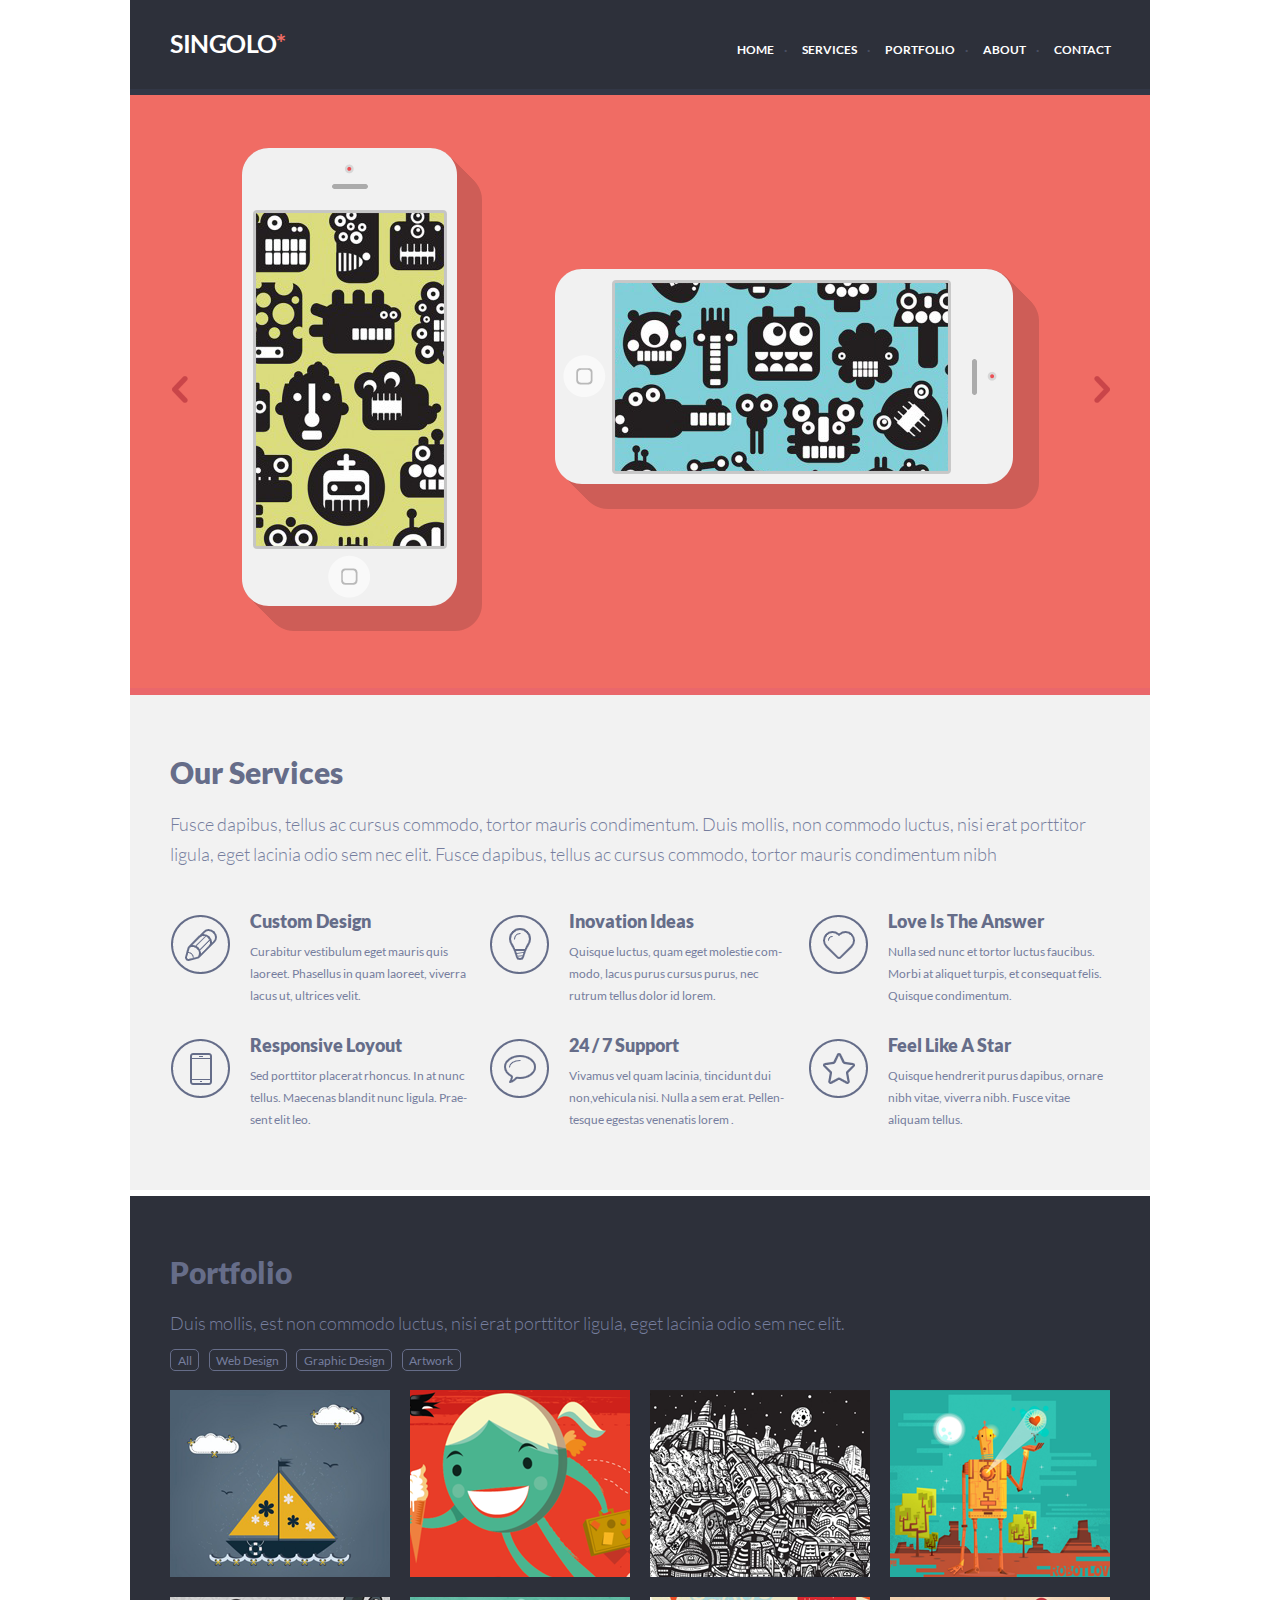
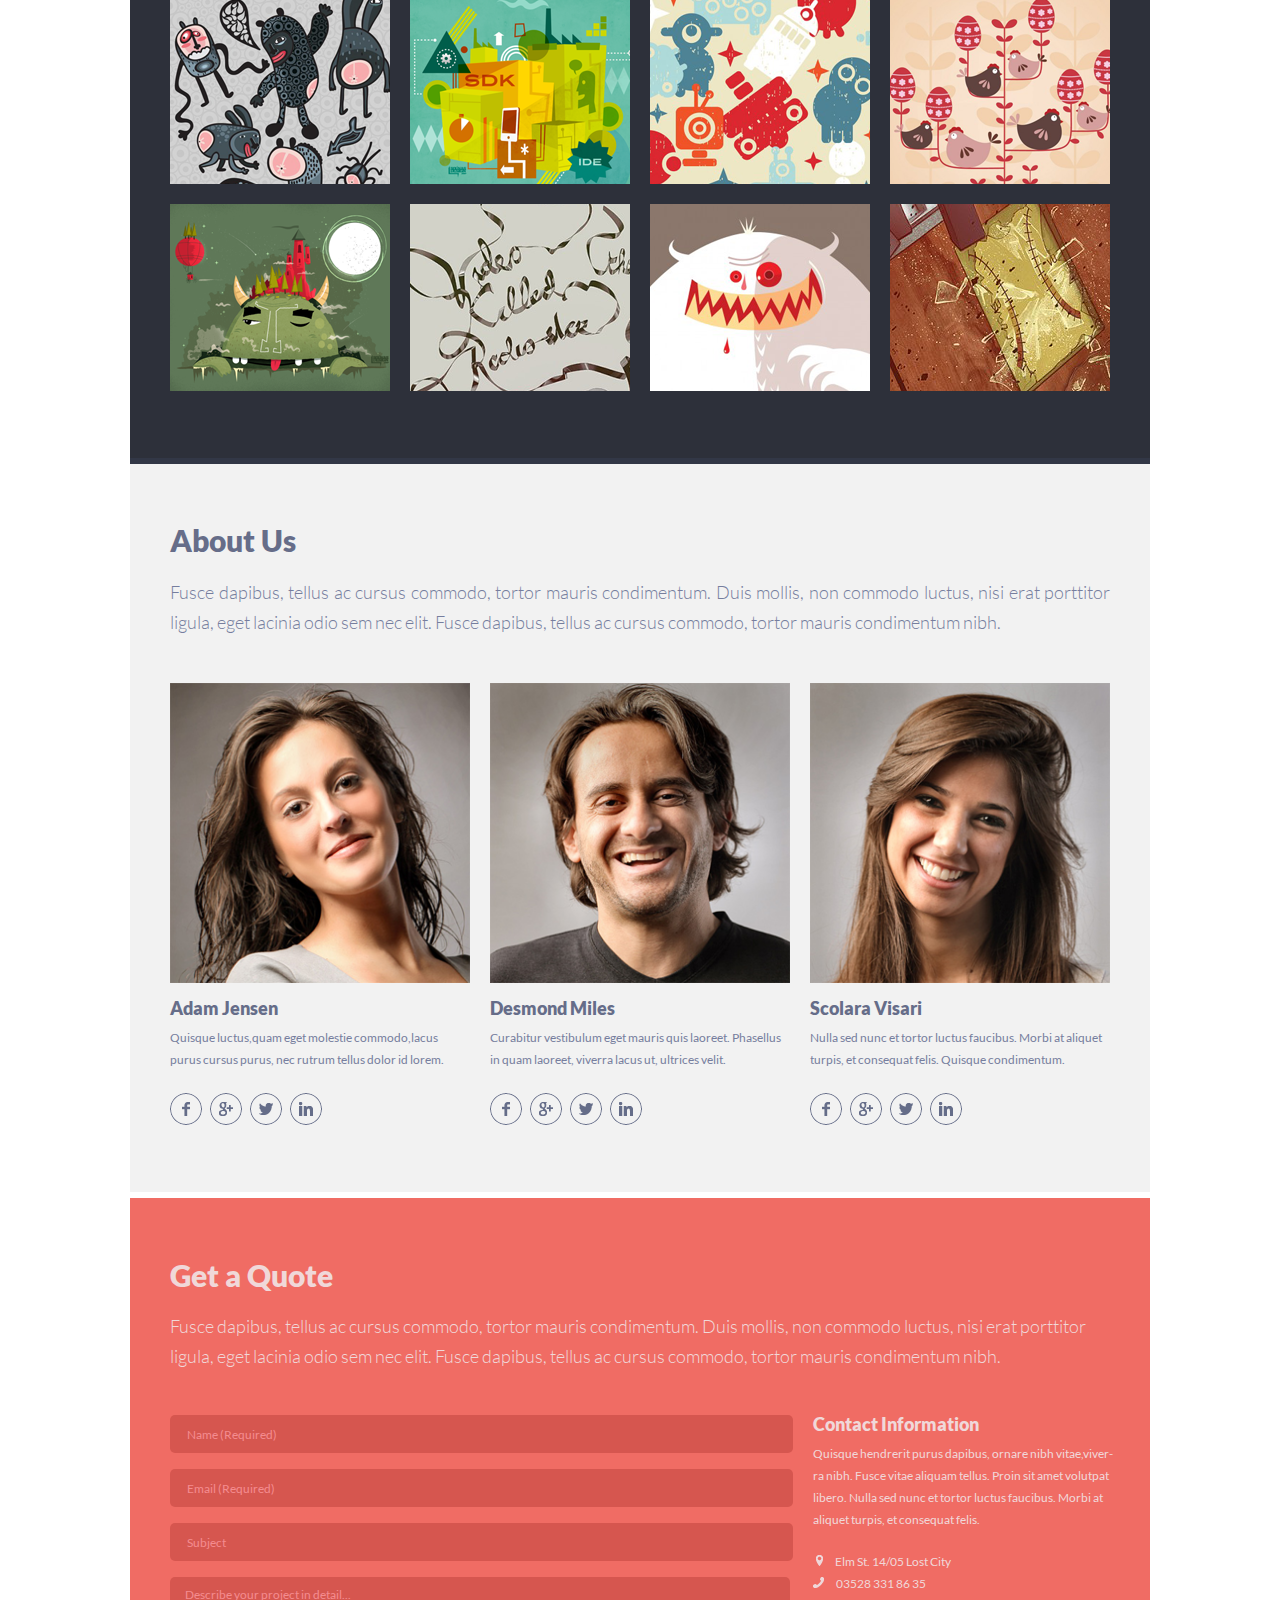
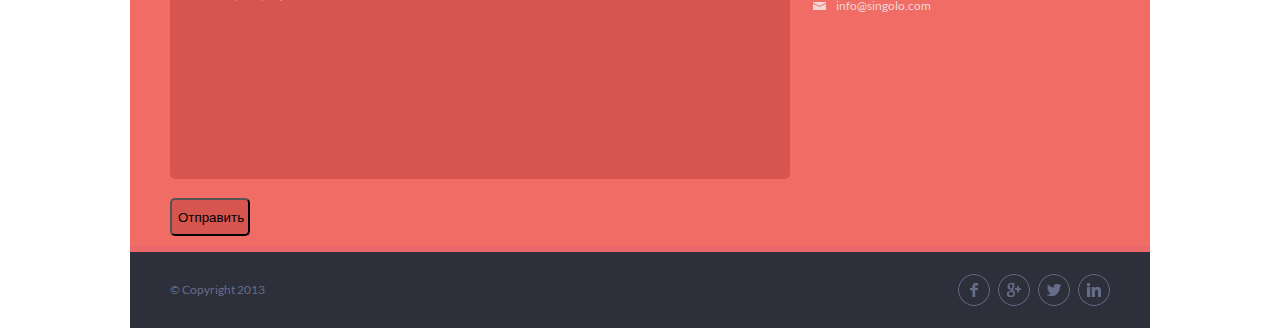
<file: index.html>
<!DOCTYPE html>
<html lang="en">

<head>
    <meta charset="UTF-8" />
    <link href="assets\fonts.css" rel="stylesheet" />
    <link href="style.css" rel="stylesheet" />

    <meta name="viewport" content="width=device-width, initial-scale=1.0" />
    <title>singolo</title>
</head>

<body>
    <div class="box">
        <header>
            <div class="container">
                <div class="logo">
                    <h1>SINGOLO</h1>
                </div>

                <nav class="nav">

                    <a class="nav_link" href="#">HOME</a>
                    <a class="nav_link point" href="#">SERVICES</a>
                    <a class="nav_link point" href="#">PORTFOLIO</a>
                    <a class="nav_link point" href="#">ABOUT</a>
                    <a class="nav_link point" href="#">CONTACT</a>

                </nav>
            </div>


        </header>

        <div class="slider">
            <div class="phone">
                <img class="phone1" src="assets\iPhone Vertical.png">
                <img class="phone2" src="assets\iPhone Horizontal (3).png">
            </div>
            <img class="arrow1" src="assets\chev.png">
            <img class="arrow2" src="assets\chev1.png">

        </div>

        <div class="services">
            <div class="blo">
                <h1>Our Services</h1>
                <p>Fusce dapibus, tellus ac cursus commodo, tortor mauris condimentum. Duis mollis, non commodo luctus, nisi erat porttitor ligula, eget lacinia odio sem nec elit. Fusce dapibus, tellus ac cursus commodo, tortor mauris condimentum nibh
                </p>
            </div>
            <div class="table">
                <div class="common">


                    <div class="table_block design  ">
                        <div class="option">
                            <h1>Custom Design</h1>
                            <p>
                                Curabitur vestibulum eget mauris quis <br> laoreet. Phasellus in quam laoreet, viverra <br>lacus ut, ultrices velit.</p>
                        </div>

                    </div>

                    <div class="table_block ideas  ">
                        <div class="option">
                            <h1>Inovation Ideas</h1>
                            <p>
                                Quisque luctus, quam eget molestie com-<br>modo, lacus purus cursus purus, nec <br> rutrum tellus dolor id lorem.</p>
                        </div>

                    </div>
                    <div class="table_block answer  ">
                        <div class="option">
                            <h1>Love Is The Answer</h1>
                            <p>
                                Nulla sed nunc et tortor luctus faucibus. <br>Morbi at aliquet turpis, et consequat felis.<br> Quisque condimentum.</p>
                        </div>

                    </div>
                    <div class="table_block loyout  ">
                        <div class="option">
                            <h1>Responsive Loyout</h1>
                            <p>
                                Sed porttitor placerat rhoncus. In at nunc<br> tellus. Maecenas blandit nunc ligula. Prae-<br>sent elit leo.</p>
                        </div>

                    </div>
                    <div class="table_block support  ">
                        <div class="option">
                            <h1>24 / 7 Support</h1>
                            <p>
                                Vivamus vel quam lacinia, tincidunt dui non,vehicula nisi. Nulla a sem erat. Pellen-<br>tesque egestas venenatis lorem .</p>
                        </div>

                    </div>
                    <div class="table_block star  ">
                        <div class="option">
                            <h1>Feel Like A Star</h1>
                            <p>
                                Quisque hendrerit purus dapibus, ornare <br>nibh vitae, viverra nibh. Fusce vitae<br> aliquam tellus.</p>
                        </div>

                    </div>
                </div>
            </div>

        </div>
    </div>
    <div class="portfolio">
        <div class="wrapper">
            <h1>Portfolio</h1>
            <p class="portfolio__description">Duis mollis, est non commodo luctus, nisi erat porttitor ligula, eget lacinia odio sem nec elit.</p>

            <div class="portfolio__tags tags">
                <span class="tag tag_bordered">All</span>
                <span class="tag tag_bordered">Web Design</span>
                <span class="tag tag_bordered">Graphic Design</span>
                <span class="tag tag_bordered">Artwork</span>
            </div>
            <div class="Layout-4-colomn">

                <div class="portfolio_gallery">
                    <div class="portfolio_gallery_wrap">
                        <div class="img item1"></div>
                    </div>
                    <div class="portfolio_gallery_wrap">
                        <div class="img item2"></div>
                    </div>
                    <div class="portfolio_gallery_wrap">
                        <div class="img item3"></div>
                    </div>
                    <div class="portfolio_gallery_wrap">
                        <div class="img item4"></div>
                    </div>
                    <div class="portfolio_gallery_wrap">
                        <div class="img item5"></div>
                    </div>
                    <div class="portfolio_gallery_wrap">
                        <div class="img item6"></div>
                    </div>
                    <div class="portfolio_gallery_wrap">
                        <div class="img item7"></div>
                    </div>
                    <div class="portfolio_gallery_wrap">
                        <div class="img item8"></div>
                    </div>
                    <div class="portfolio_gallery_wrap">
                        <div class="img item9"></div>
                    </div>
                    <div class="portfolio_gallery_wrap">
                        <div class="img item10"></div>
                    </div>
                    <div class="portfolio_gallery_wrap">
                        <div class="img item11"></div>
                    </div>
                    <div class="portfolio_gallery_wrap">
                        <div class="img item12"></div>
                    </div>
                </div>

            </div>
        </div>
    </div>
    <div class="about ">
        <div class="wrapper">
            <h1>About Us</h1>
            <p class="about__description">Fusce dapibus, tellus ac cursus commodo, tortor mauris condimentum. Duis mollis, non commodo luctus, nisi erat porttitor ligula, eget lacinia odio sem nec elit. Fusce dapibus, tellus ac cursus commodo, tortor mauris condimentum nibh.</p>
            <div class="layout-3-colomn">
                <div class="staff">
                    <img src="assets/photo (2).png" width="300px" height="300px" alt="staff">
                    <nobr>
                        <h3>Adam Jensen</h3>
                    </nobr>
                    <p class="staff__description">Quisque luctus,quam eget molestie commodo,lacus purus cursus purus, nec rutrum tellus dolor id lorem.</p>
                    <div class="icons">
                        <a href="#" class="icon1"></a>
                        <a href="#" class="icon2"></a>
                        <a href="#" class="icon3"></a>
                        <a href="#" class="icon4"></a>
                    </div>
                </div>
                <div class="staff">
                    <img src="assets/photo (1).png" width="300px" height="300px" alt="staff">
                    <nobr>
                        <h3>Desmond Miles</h3>
                    </nobr>
                    <p class="staff__description">Curabitur vestibulum eget mauris quis laoreet. Phasellus in quam laoreet, viverra lacus ut, ultrices velit.</p>
                    <div class="icons">
                        <a href="#" class="icon1"></a>
                        <a href="#" class="icon2"></a>
                        <a href="#" class="icon3"></a>
                        <a href="#" class="icon4"></a>
                    </div>

                </div>
                <div class="staff">
                    <img src="assets/photo.png" width="300px" height="300px" alt="staff">
                    <nobr>
                        <h3>Scolara Visari</h3>
                    </nobr>
                    <p class="staff__description">Nulla sed nunc et tortor luctus faucibus. Morbi at aliquet turpis, et consequat felis. Quisque condimentum.</p>
                    <div class="icons">
                        <a href="#" class="icon1"></a>
                        <a href="#" class="icon2"></a>
                        <a href="#" class="icon3"></a>
                        <a href="#" class="icon4"></a>
                    </div>
                </div>
            </div>
        </div>
    </div>
    <div class="quote">
        <div class="wrapper">
            <h1>Get a Quote</h1>
            <p class="discription">Fusce dapibus, tellus ac cursus commodo, tortor mauris condimentum. Duis mollis, non commodo luctus, nisi erat porttitor ligula, eget lacinia odio sem nec elit. Fusce dapibus, tellus ac cursus commodo, tortor mauris condimentum nibh.</p>
            <div class="quote__block">
                <div class="forms">
                    <form>

                        <p>
                            <label for="name"></label><input type="text" class="name" id="name"  required="Name" placeholder="Name (Required)">
                        </p>
                        <p>
                            <label for="email"></label><input type="email" class="email" id="email" required="email" placeholder="Email (Required)">
                        </p>
                        <p>
                            <label for="text"></label><input type="text" class="text" id="text" placeholder="Subject">
                        </p>
                        <p><textarea name="message" class="message" placeholder="Describe your project in detail..."></textarea></p>
                        <p>
                            <a class="btn" href="#"> <input type="submit" class="btn_form" value="Отправить"></a>
                        </p>
                    </form>
                </div>
                <div class="information__block">
                    <h3>Contact Information</h3>
                    <p class="information__discription">Quisque hendrerit purus dapibus, ornare nibh vitae,viver-<br>ra nibh. Fusce vitae aliquam tellus. Proin sit amet volutpat<br> libero. Nulla sed nunc et tortor luctus faucibus. Morbi at <br>aliquet turpis, et consequat felis. </p>
                    <p class="coord "><a href=" #">Elm St. 14/05 Lost City</a> </p>
                    <p class="phone"><a href="tel:03528&nbsp;331&nbsp;86&nbsp;35">03528&nbsp;331&nbsp;86&nbsp;35 </a> </p>
                    <p class="imail"><a href="mailto:info@singolo.com">info@singolo.com</a></p>
                </div>
            </div>
        </div>

    </div>
    <footer>
        <div class="wrapper">
            <div class="vault">
                <div class="copiright">©&nbsp;Copyright&nbsp;2013 </div>
                <div class="footer__icons">
                    <a href="#" class="icon1"></a>
                    <a href="#" class="icon2"></a>
                    <a href="#" class="icon3"></a>
                    <a href="#" class="icon4"></a>
                </div>
            </div>



        </div>

    </footer>

</body>

</html>
</file>
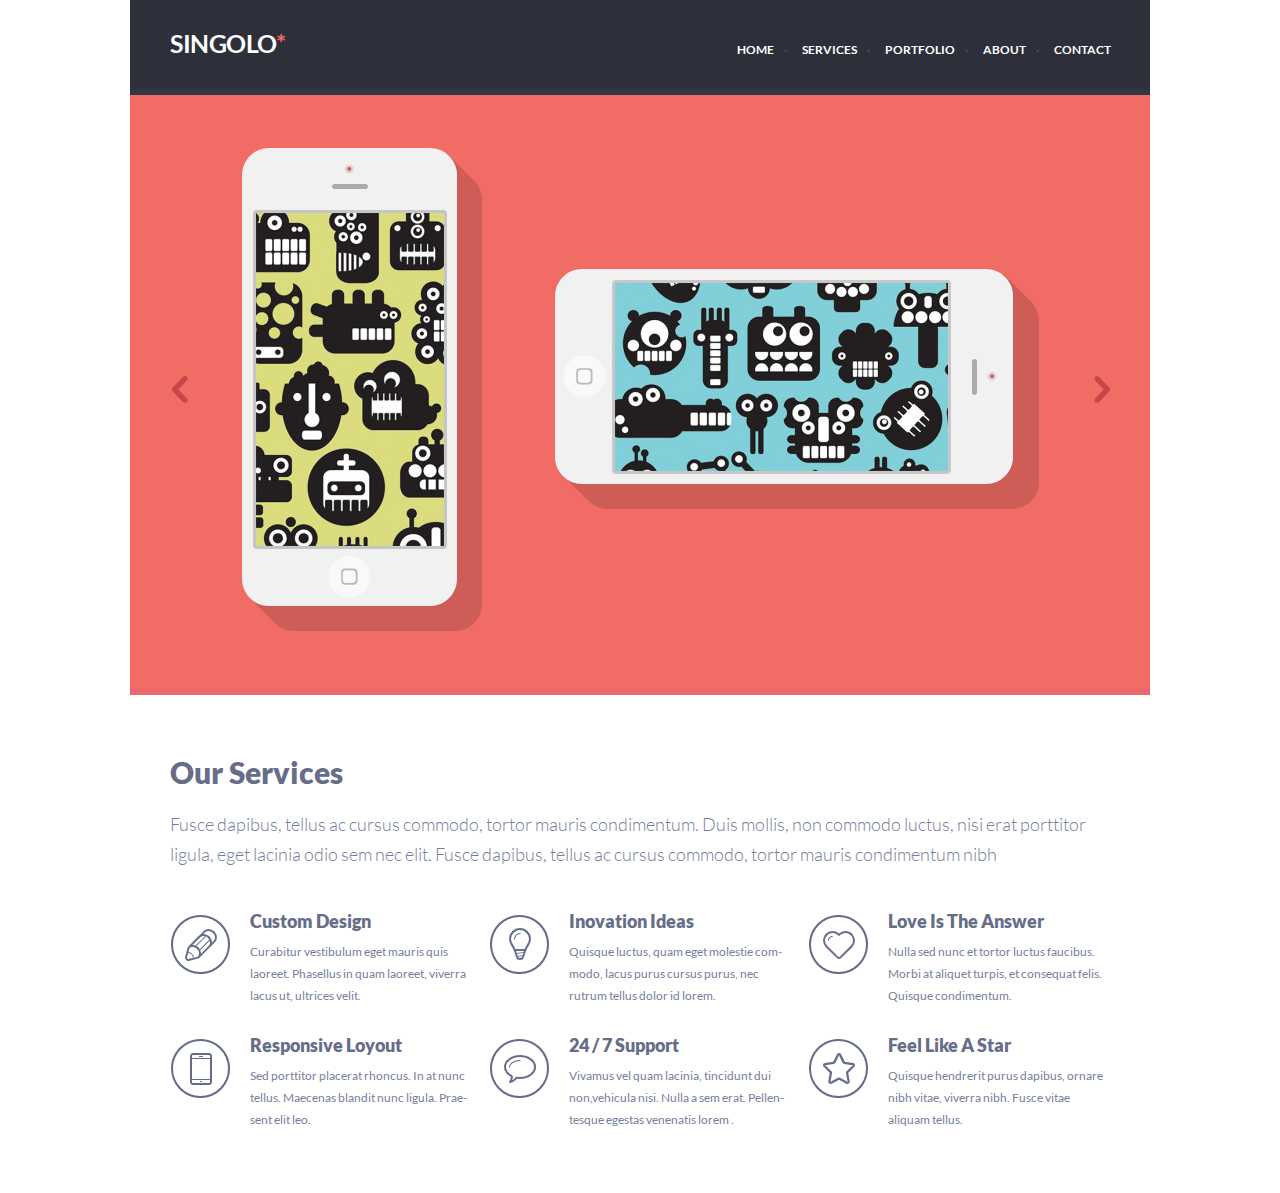
<file: singolo1.html>
<!DOCTYPE html>
<html lang="en">

<head>
    <meta charset="UTF-8">
    <link href="assets\fonts.css" rel="stylesheet">
    <link href="singolo1.css" rel="stylesheet">
    <meta name="viewport" content="width=device-width, initial-scale=1.0">
    <title>Document</title>
</head>

<body>
    <div class="box">
        <header>
            <div class="container">
                <div class="logo">
                    <h1>SINGOLO</h1>
                </div>

                <nav class="nav">

                    <a class="nav_link" href="#">HOME</a>
                    <a class="nav_link point" href="#">SERVICES</a>
                    <a class="nav_link point" href="#">PORTFOLIO</a>
                    <a class="nav_link point" href="#">ABOUT</a>
                    <a class="nav_link point" href="#">CONTACT</a>

                </nav>
            </div>


        </header>
<div class="slider">
            <div class="phone">
                <img class="phone1" src="assets\iPhone Vertical.png">
                <img class="phone2" src="assets\iPhone Horizontal (3).png">
            </div>
            <img class="arrow1" src="assets\chev.png">
            <img class="arrow2" src="assets\chev1.png">

        </div>
 <div class="services">
            <div class="blo">
                <h1>Our Services</h1>
                <p>Fusce dapibus, tellus ac cursus commodo, tortor mauris condimentum. Duis mollis, non commodo luctus, nisi erat porttitor ligula, eget lacinia odio sem nec elit. Fusce dapibus, tellus ac cursus commodo, tortor mauris condimentum nibh
                </p>
            </div>
            <div class="table">
                <div class="common">


                    <div class="table_block design  ">
                        <div class="option">
                            <h1>Custom Design</h1>
                            <p>
                                Curabitur vestibulum eget mauris quis <br> laoreet. Phasellus in quam laoreet, viverra <br>lacus ut, ultrices velit.</p>
                        </div>

                    </div>

                    <div class="table_block ideas  ">
                        <div class="option">
                            <h1>Inovation Ideas</h1>
                            <p>
                                Quisque luctus, quam eget molestie com-<br>modo, lacus purus cursus purus, nec <br> rutrum tellus dolor id lorem.</p>
                        </div>

                    </div>
                    <div class="table_block answer  ">
                        <div class="option">
                            <h1>Love Is The Answer</h1>
                            <p>
                                Nulla sed nunc et tortor luctus faucibus. <br>Morbi at aliquet turpis, et consequat felis.<br> Quisque condimentum.</p>
                        </div>

                    </div>
                    <div class="table_block loyout  ">
                        <div class="option">
                            <h1>Responsive Loyout</h1>
                            <p>
                                Sed porttitor placerat rhoncus. In at nunc<br> tellus. Maecenas blandit nunc ligula. Prae-<br>sent elit leo.</p>
                        </div>

                    </div>
                    <div class="table_block support  ">
                        <div class="option">
                            <h1>24 / 7 Support</h1>
                            <p>
                                Vivamus vel quam lacinia, tincidunt dui non,vehicula nisi. Nulla a sem erat. Pellen-<br>tesque egestas venenatis lorem .</p>
                        </div>

                    </div>
                    <div class="table_block star  ">
                        <div class="option">
                            <h1>Feel Like A Star</h1>
                            <p>
                                Quisque hendrerit purus dapibus, ornare <br>nibh vitae, viverra nibh. Fusce vitae<br> aliquam tellus.</p>
                        </div>

                    </div>
                </div>
            </div>

        </div>
    </div>
</body>

</html>
</file>
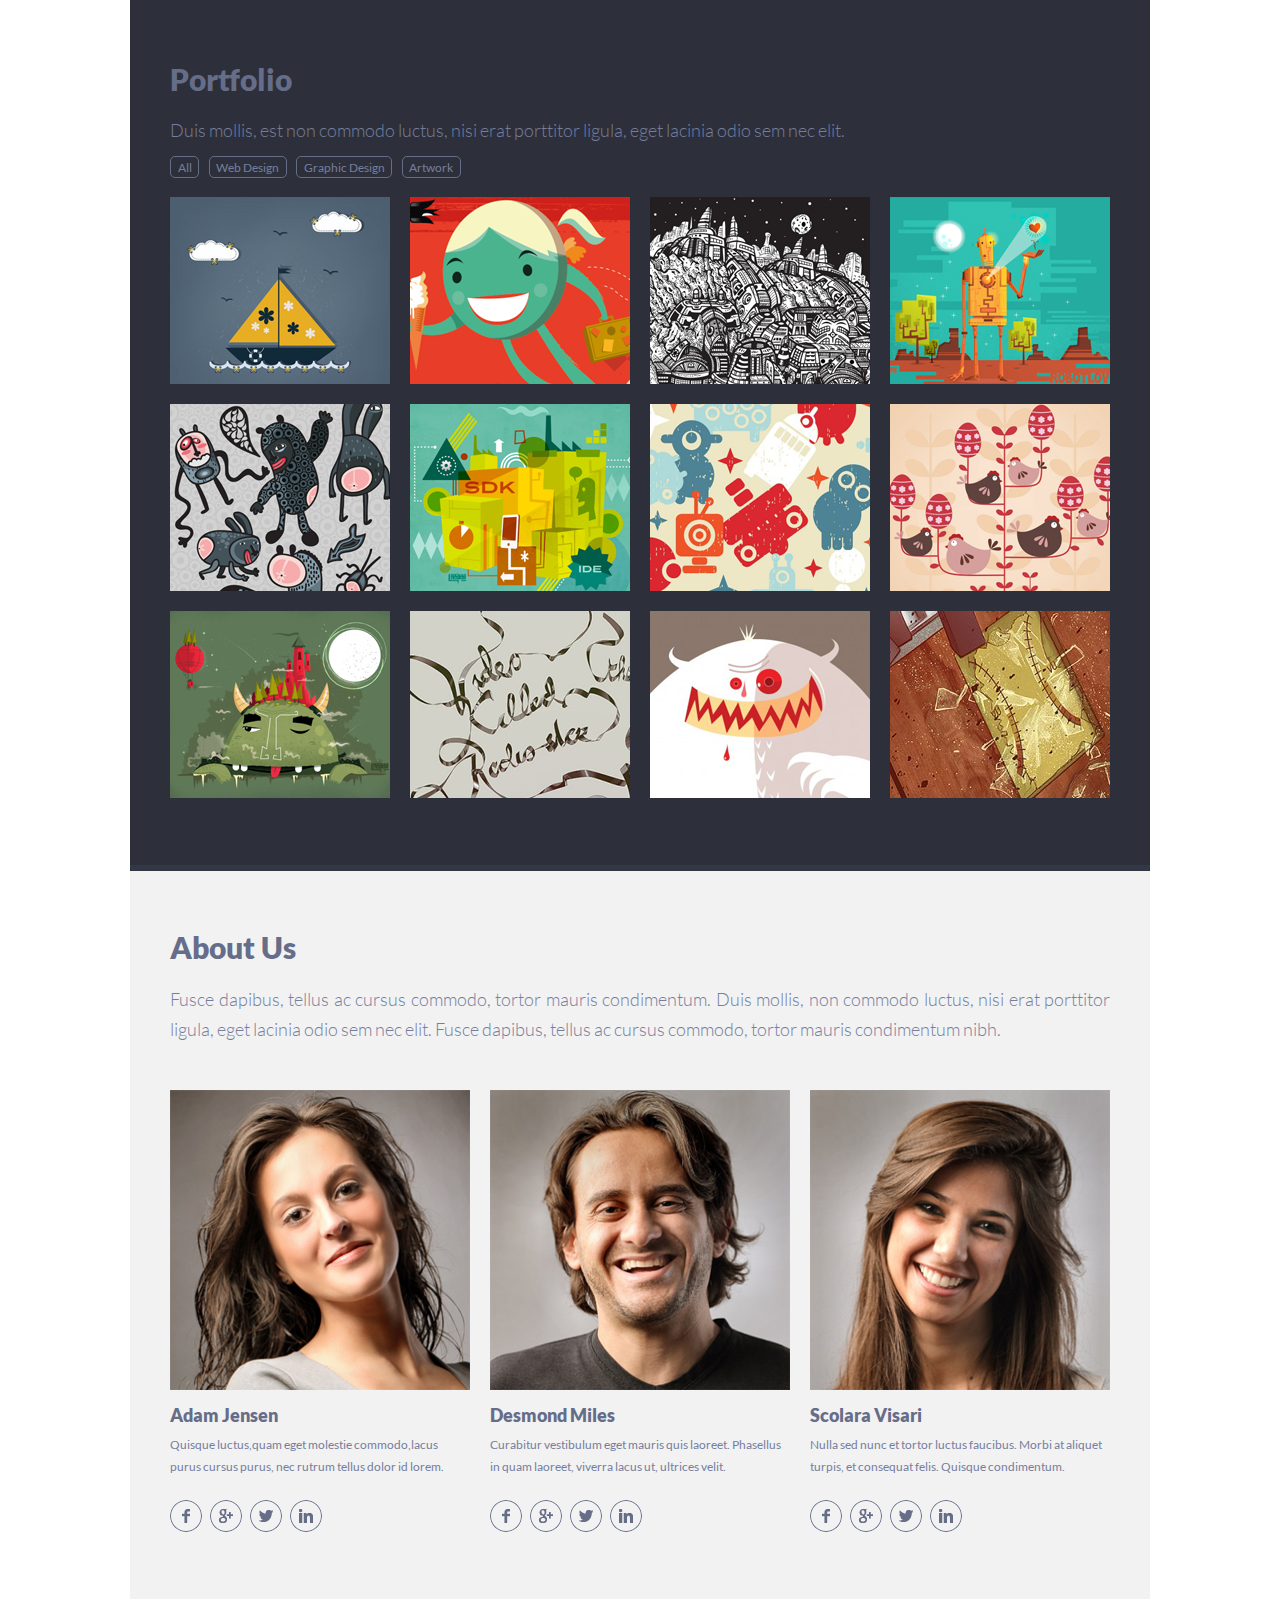
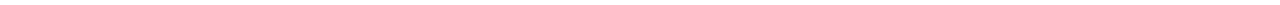
<file: singolo2.html>
<!DOCTYPE html>
<html lang="en">

<head>
    <title></title>
    <meta charset="UTF-8">
    <meta name="viewport" content="width=device-width, initial-scale=1">
    <link href="singolo2.css" rel="stylesheet">
    <link href="assets\fonts.css" rel="stylesheet">
</head>

<body>
    <div class="portfolio">
        <div class="wrapper">
            <h1>Portfolio</h1>
            <p class="portfolio__description">Duis mollis, est non commodo luctus, nisi erat porttitor ligula, eget lacinia odio sem nec elit.</p>

            <div class="portfolio__tags tags">
                <span class="tag tag_bordered">All</span>
                <span class="tag tag_bordered">Web Design</span>
                <span class="tag tag_bordered">Graphic Design</span>
                <span class="tag tag_bordered">Artwork</span>
            </div>
            <div class="Layout-4-colomn">

                <div class="portfolio_gallery">
                    <div class="portfolio_gallery_wrap">
                        <div class="img item1"></div>
                    </div>
                    <div class="portfolio_gallery_wrap">
                        <div class="img item2"></div>
                    </div>
                    <div class="portfolio_gallery_wrap">
                        <div class="img item3"></div>
                    </div>
                    <div class="portfolio_gallery_wrap">
                        <div class="img item4"></div>
                    </div>
                    <div class="portfolio_gallery_wrap">
                        <div class="img item5"></div>
                    </div>
                    <div class="portfolio_gallery_wrap">
                        <div class="img item6"></div>
                    </div>
                    <div class="portfolio_gallery_wrap">
                        <div class="img item7"></div>
                    </div>
                    <div class="portfolio_gallery_wrap">
                        <div class="img item8"></div>
                    </div>
                    <div class="portfolio_gallery_wrap">
                        <div class="img item9"></div>
                    </div>
                    <div class="portfolio_gallery_wrap">
                        <div class="img item10"></div>
                    </div>
                    <div class="portfolio_gallery_wrap">
                        <div class="img item11"></div>
                    </div>
                    <div class="portfolio_gallery_wrap">
                        <div class="img item12"></div>
                    </div>
                </div>

            </div>
        </div>
    </div>
    <div class="about ">
        <div class="wrapper">
            <h1>About Us</h1>
            <p class="about__description">Fusce dapibus, tellus ac cursus commodo, tortor mauris condimentum. Duis mollis, non commodo luctus, nisi erat porttitor ligula, eget lacinia odio sem nec elit. Fusce dapibus, tellus ac cursus commodo, tortor mauris condimentum nibh.</p>
            <div class="layout-3-colomn">
                <div class="staff">
                    <img src="assets/photo (2).png" width="300px" height="300px" alt="staff">
                    <h3>Adam Jensen</h3>
                    <p class="staff__description">Quisque luctus,quam eget molestie commodo,lacus purus cursus purus, nec rutrum tellus dolor id lorem.</p>
                    <div class="icons">
                        <a href="#" class="icon1"></a>
                        <a href="#" class="icon2"></a>
                        <a href="#" class="icon3"></a>
                        <a href="#" class="icon4"></a>
                    </div>
                </div>
                <div class="staff">
                    <img src="assets/photo (1).png" width="300px" height="300px" alt="staff">
                    <h3>Desmond Miles</h3>
                    <p class="staff__description">Curabitur vestibulum eget mauris quis laoreet. Phasellus in quam laoreet, viverra lacus ut, ultrices velit.</p>
                    <div class="icons">
                        <a href="#" class="icon1"></a>
                        <a href="#" class="icon2"></a>
                        <a href="#" class="icon3"></a>
                        <a href="#" class="icon4"></a>
                    </div>

                </div>
                <div class="staff">
                    <img src="assets/photo.png" width="300px" height="300px" alt="staff">
                    <h3>Scolara Visari</h3>
                    <p class="staff__description">Nulla sed nunc et tortor luctus faucibus. Morbi at aliquet turpis, et consequat felis. Quisque condimentum.</p>
                    <div class="icons">
                        <a href="#" class="icon1"></a>
                        <a href="#" class="icon2"></a>
                        <a href="#" class="icon3"></a>
                        <a href="#" class="icon4"></a>
                    </div>
                </div>
            </div>
        </div>
    </div>
</body>

</html>
</file>
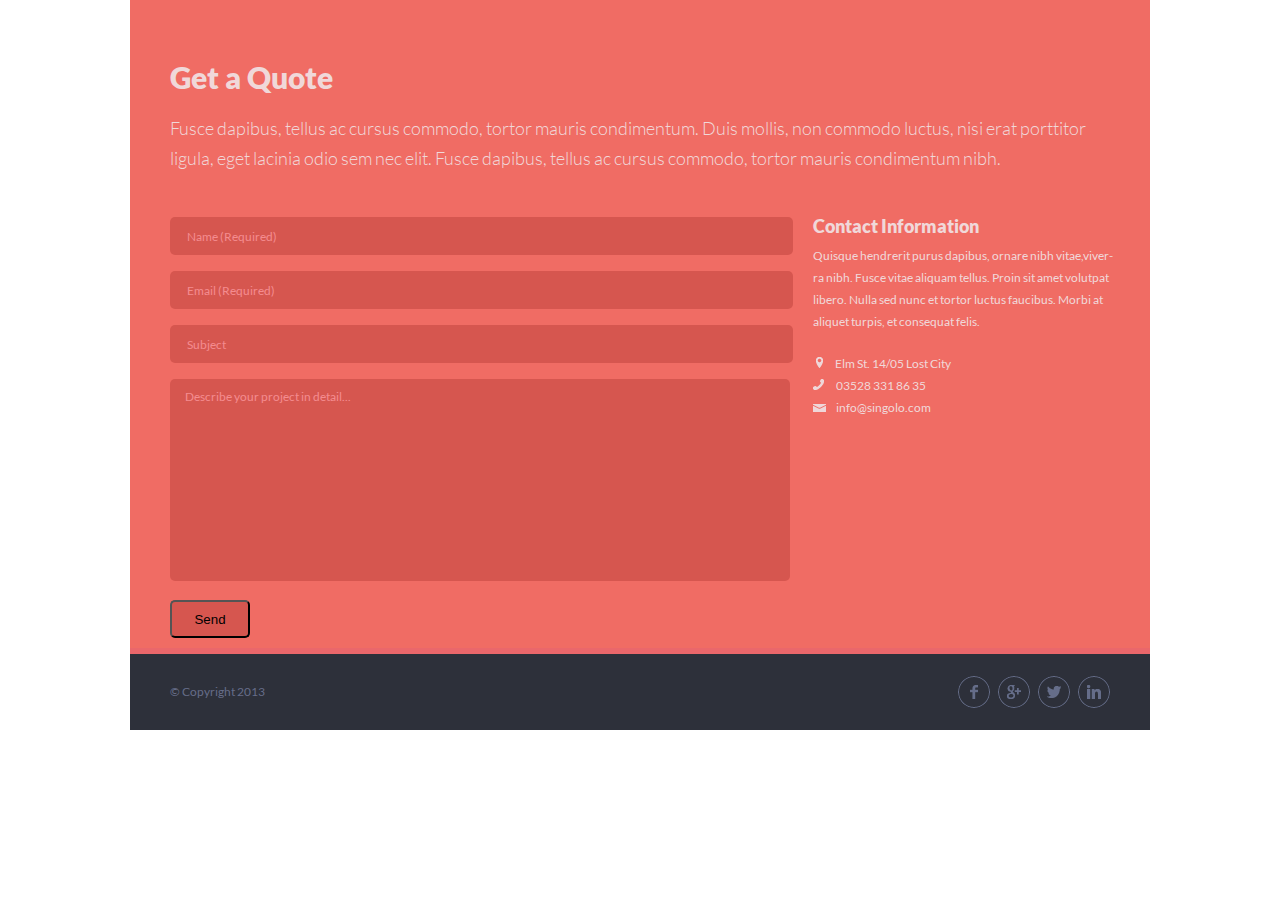
<file: singolo3.html>
<!DOCTYPE html>
<html lang="en">

<head>
    <meta charset="UTF-8">
    <link href="singolo3.css" rel="stylesheet">
    <link href="assets\fonts.css" rel="stylesheet">
    <meta name="viewport" content="width=device-width, initial-scale=1.0">
    <title>singolo3</title>
</head>

<body>
    <div class="quote">
        <div class="wrapper">
            <h1>Get a Quote</h1>
            <p class="discription">Fusce dapibus, tellus ac cursus commodo, tortor mauris condimentum. Duis mollis, non commodo luctus, nisi erat porttitor ligula, eget lacinia odio sem nec elit. Fusce dapibus, tellus ac cursus commodo, tortor mauris condimentum nibh.</p>
            <div class="quote__block">
                <div class="forms">
                    <form>

                        <p>
                            <label for="name"></label><input type="text" class="name" id="name" required="Name"  placeholder="Name (Required)">
                        </p>
                        <p>
                            <label for="email"></label><input type="email" class="email" id="email" required="email" placeholder="Email (Required)">
                        </p>
                        <p>
                            <label for="text"></label><input type="text" class="text" id="text" placeholder="Subject">
                        </p>
                        <p><textarea name="message" class="message" placeholder="Describe your project in detail..."></textarea></p>
                        <p>
                            <a class="btn" href="#"> <input type="submit" class="btn_form" value="Send"></a>
                        </p>
                    </form>
                </div>
                <div class="information__block">
                    <h3>Contact Information</h3>
                    <p class="information__discription">Quisque hendrerit purus dapibus, ornare nibh vitae,viver-<br>ra nibh. Fusce vitae aliquam tellus. Proin sit amet volutpat<br> libero. Nulla sed nunc et tortor luctus faucibus. Morbi at <br>aliquet turpis, et consequat felis. </p>
                    <p class="coord "><a  href="#">Elm St. 14/05 Lost City</a> </p>
                    <p class="phone"><a href="tel:03528&nbsp;331&nbsp;86&nbsp;35">03528&nbsp;331&nbsp;86&nbsp;35 </a> </p>
                    <p class="imail"><a href="mailto:info@singolo.com">info@singolo.com</a></p>
                </div>
            </div>
        </div>

    </div>
<footer>
        <div class="wrapper">
            <div class="vault">
                <div class="copiright">©&nbsp;Copyright&nbsp;2013 </div>
                <div class="footer__icons">
                    <a href="#" class="icon1"></a>
                    <a href="#" class="icon2"></a>
                    <a href="#" class="icon3"></a>
                    <a href="#" class="icon4"></a>
                </div>
            </div>



        </div>

    </footer>


</body>

</html>
</file>
<file: style.css>
* {
    margin: 0;
}

body {
    margin: auto;
    width: 1020px;
}

.box {
    width: 100%;
    max-width: 1020px;
    margin: 0 auto;
    font-family: "Lato_Bold";
}

header {
    width: 1020px;
    background: #2d303a;
    border-bottom: 6px solid #323746;
}

.container {
    display: flex;
    justify-content: space-between;
}

.logo {
    padding: 40px 0 35px 40px;
}

.logo h1:after {
    content: "*";
    color: #f06c64;
    font-weight: 700;
}

.logo h1 {
    color: white;
    font-size: 25px;
    font-weight: 700;
    line-height: 6px;
    letter-spacing: -0.02em;
}

.nav {
    margin: 47px 35px 36px 0px;
    font-size: 12px;
    line-height: 6px;
    font-weight: 700;
}

.nav_link {
    vertical-align: top;
    margin: 0 4px;
    display: inline-block;
    color: white;
    text-decoration: none;
}

.nav a:hover {
    color: #f06c64;
}

.point:before {
    cursor: pointer;
    content: "·";
    color: #494e62;
    font-size: 12px;
    margin-right: 15px;
}

.slider {
    border-bottom: 7px solid #ea676b;
    width: 1020px;
    background: #f06c64;
}

.phone2 {
    position: absolute;
    margin: 69px 0 0 -332px;
}

.phone1 {
    margin: -17px 0 27px 110px;
}

.phone1:before {
    cursor: pointer;
    content: url("assets/chev.png");
}

.arrow1 {
    position: absolute;
    z-index: 20;
    margin: -312px 0 0 42px;
}

.arrow1:hover {
    cursor: pointer;
    content: url("assets/chev (2).png");
}

.arrow1:hover {
    cursor: pointer;
    background: url("assets/chev (2).png");
}

.arrow2 {
    position: absolute;
    z-index: 20;
    margin: -312px 0 0 964px;
}

.arrow2:hover {
    cursor: pointer;
    content: url("assets/chev (5).png");
}

.arrow2:hover {
    cursor: pointer;
    background: url("assets/chev (5).png");
}

.services {
    height: 495px;
    border-bottom: 6px solid #ffffff;
    width: 1020px;
    background: #f2f2f2;
}

.services h1 {
    padding: 68px 0 28px 40px;
    font-size: 30px;
    line-height: 18px;
    color: #666d89;
    font-weight: 900;
    font-family: "Lato_Black";
}

.services p {
    padding: 0 0 0 40px;
    width: 950px;
    height: 56px;
    font-size: 18px;
    line-height: 30px;
    color: #767e9e;
    font-family: "Lato_Light";
    font-weight: 300;
}

.option h1 {
    margin: 0 0 -17px 0;
    font-size: 18px;
    line-height: 17px;
    color: #666d89;
    font-family: "Lato_Black";
    font-weight: 900;
}

.option p {
    width: 219px;
    height: 128px;
    font-size: 12px;
    line-height: 22px;
    color: #767e9e;
    font-family: "Lato_Regular";
    font-weight: 400;
}

.option {
    margin: -20px -20px -80px 80px;
    flex-basis: 30%;
}

.common {
    flex-wrap: wrap;
    display: flex;
}

.design:after {
    position: absolute;
    z-index: 20;
    margin: -75px 0 0 40px;
    content: url("assets/pen.png");
}

.ideas:after {
    position: absolute;
    z-index: 20;
    margin: -75px 0 0 40px;
    content: url("assets/lightbulb.png");
}

.answer:after {
    position: absolute;
    z-index: 20;
    margin: -75px 0 0 40px;
    content: url("assets/heart.png");
}

.loyout:after {
    position: absolute;
    z-index: 20;
    margin: -75px 0 0 40px;
    content: url("assets/phone.png");
}

.support:after {
    position: absolute;
    z-index: 20;
    margin: -75px 0 0 40px;
    content: url("assets/bubble.png");
}

.star:after {
    position: absolute;
    z-index: 20;
    margin: -75px 0 0 40px;
    content: url("assets/Star.png");
}

.wrapper {
    padding-left: 40px;
    padding-right: 40px;
}

.portfolio {
    border-bottom: 6px solid #323746;
}

.portfolio .wrapper {
    height: 862px;
    background: #2d303a;
}

.portfolio h1 {
    letter-spacing: -0.01rem;
    padding: 67px 0 0 0;
    font-size: 30px;
    line-height: 18px;
    color: #666d89;
    font-family: "Lato_Black";
    font-weight: 900;
}

.portfolio__description {
    padding-top: 27px;
    width: 940px;
    height: 57px;
    font-size: 18px;
    line-height: 30px;
    color: #767e9e;
    font-family: "Lato_Light";
    font-weight: 300;
}

.portfolio__tags {
    margin-top: -16px;
    margin-bottom: 19px;
}

.portfolio__tags span {
    font-size: 12px;
    line-height: 22px;
    color: #767e9e;
    font-family: "Lato_Regular";
    font-weight: 400;
}

.tag {
    margin-right: 5.5px;
    width: 93px;
    height: 22px;
    border-radius: 5px;
    background: #2d303a;
    border: 1px solid #666d89;
}

.tag_bordered {
    padding: 2.5px 6.5px;
}

.tag:hover {
    cursor: pointer;
    color: white;
    border: 1px solid white;
}

.portfolio_gallery {
    display: flex;
    flex-wrap: wrap;
    justify-content: space-between;
}

.portfolio_gallery_wrap {
    flex-basis: 22%;
    margin-bottom: 20px;
}

.portfolio_gallery .img {
    height: 187px;
    width: 220px;
}

.item1 {
    background: url("assets/Project (1).png");
    background-position: -9px -10px;
}

.item2 {
    background: url("assets/Project (4).png");
    background-position: -82px -42px;
}

.item3 {
    background: url("assets/Layer 9.png");
    background-position: -10px -0px;
}

.item4 {
    background: url("assets/Project (8).png");
    background-position: -23px 0px;
}

.item5 {
    background: url("assets/Project (2).png");
    background-position: -10px -17px;
}

.item6 {
    background: url("assets/Project (5).png");
    background-position: -15px -5px;
}

.item7 {
    background: url("assets/Layer 11.png");
    background-position: -30px -40px;
}

.item8 {
    background: url("assets/Layer 8.png");
    background-position: -23px -33px;
}

.item9 {
    background: url("assets/Project (3).png");
    background-position: -15px -2px;
}

.item10 {
    background: url("assets/Project (6).png");
    background-position: -141px -116px;
}

.item11 {
    background: url("assets/Project (7).png");
    background-position: -143px -175px;
}

.item12 {
    background: url("assets/Project (9).png");
    background-position: -34px -61px;
}

 .about {
        border-bottom: 6px solid #ffffff;
    }
    
    .about .wrapper {
        background: #f2f2f2;
    }
    
    .about h1 {
        padding-top: 67px;
        font-size: 30px;
        line-height: 18px;
        color: #666d89;
        font-family: "Lato_Black";
        font-weight: 900;
    }
    
    .about__description {
        text-align: justify;
        padding-top: 28px;
        padding-bottom: 49px;
        width: 940px;
        height: 57px;
        font-size: 18px;
        line-height: 30px;
        color: #767e9e;
        font-family: "Lato_Light";
        font-weight: 300;
    }
    
    .layout-3-colomn {
        display: flex;
    }
    
    .staff {
        padding-right: 20px;
    }
    
    .staff h3 {
        text-align: left;
        padding-top: 12px;
        font-size: 18px;
        line-height: 18px;
        color: #666d89;
        font-family: "Lato_Black";
        font-weight: 900;
    }
    
    .staff__description {
        padding-top: 10px;
        font-size: 12px;
        line-height: 22px;
        color: #767e9e;
        font-family: "Lato_Regular";
        font-weight: 400;
    }
.icons {
    padding-top: 22px;
    display: flex;
    padding-bottom: 67px;
}

.icons a {
    width: 32px;
    height: 32px;
    border-radius: 16px;
    margin-right: 8px;
}

.icon1 {
    background-image: url("assets/facebook.png");
    background-position: -1px -1px;
}

.icon1:hover {
    background-image: url("assets/facebook (1).png");
    background-position: -1px -1px;
}

.icon2 {
    background-image: url("assets/google+.png");
    background-position: -1px -1px;
}

.icon2:hover {
    background-image: url("assets/google+ (1).png");
    background-position: -1px -1px;
}

.icon3 {
    background-image: url("assets/twitter.png");
    background-position: -1px -1px;
}

.icon3:hover {
    background-image: url("assets/twitter (1).png");
    background-position: -1px -1px;
}

.icon4 {
    background-image: url("assets/linkedin.png");
    background-position: -1px -1px;
}

.icon4:hover {
    background-image: url("assets/linkedin (1).png");
    background-position: -1px -1px;
}

.quote h1 {
    padding-top: 68px;
    font-size: 30px;
    line-height: 18px;
    color: #f0d8d9;
    font-family: "Lato_Black";
    font-weight: 900;
}

.discription {
    padding-top: 27px;
    width: 940px;
    height: 57px;
    font-size: 18px;
    line-height: 30px;
    color: #f0d8d9;
    font-family: "Lato_Light";
    font-weight: 300;
}

.quote {
    background: #f06c64;
    border-bottom: 6px solid #ea676b;
}

.quote__block {
    display: flex;
}

.forms {
    margin-top: 47px;
}

.name {
    border: none;
    width: 619px;
    height: 36px;
    border-radius: 5px;
    background-color: #d6564f;
    margin-bottom: 16px;
}

.email {
    border: none;
    width: 619px;
    height: 36px;
    border-radius: 5px;
    background-color: #d6564f;
    margin-bottom: 16px;
}

.text {
    border: none;
    width: 619px;
    height: 36px;
    border-radius: 5px;
    background-color: #d6564f;
    margin-bottom: 16px;
}

.message {
    resize: none;
    border: none;
    width: 616px;
    height: 198px;
    border-radius: 5px;
    background-color: #d6564f;
}

::-moz-placeholder {
    font-size: 12px;
    line-height: 22px;
    color: #f48c8f;
    font-family: "Lato_regular";
    font-weight: 400;
}

:-moz-placeholder {
    font-size: 12px;
    line-height: 22px;
    color: #f48c8f;
    font-family: "Lato_regular";
    font-weight: 400;
}

::placeholder {
    padding: 15px 0 14px 15px;
    font-size: 12px;
    line-height: 22px;
    color: #f48c8f;
    font-family: "Lato_regular";
    font-weight: 400;
}

.message::placeholder {
    padding: 5px 0 14px 13px;
    font-size: 12px;
    line-height: 22px;
    color: #f48c8f;
    font-family: "Lato_regular";
    font-weight: 400;
}

.btn_form {
    width: 80px;
    height: 38px;
    border-radius: 5px;
    background-color: #d6564f;
    margin-top: 15px;
    margin-bottom: 10px;
}

.btn :hover {
    color: white;
    cursor: pointer;
}

.information__block {
    margin-top: 47px;
    padding-left: 20px;
}

.information__block h3 {
    font-size: 18px;
    line-height: 18px;
    color: #f0d8d9;
    font-family: "Lato_black";
    font-weight: 900;
    text-align: left;
}

.information__discription {
    margin-top: 10px;
    width: 300px;
    font-size: 12px;
    line-height: 22px;
    color: #f0d8d9;
    font-family: "Lato_regular";
    font-weight: 400;
}

.coord {
    margin-top: 20px;
    width: 300px;
    font-size: 12px;
    line-height: 22px;
    color: #f0d8e6;
    font-family: "Lato_regular";
    font-weight: 400;
}

.coord :before {
    content: url("assets/location.png");
    margin-left: 3px;
    margin-right: 12px;
}

.coord :hover {
    color: indigo;
}

.phone ::before {
    content: url("assets/phone (2).png");
    margin-right: 12px;
}

.phone :hover {
    color: indigo;
}

.imail ::before {
    content: url("assets/mail.png");
    margin-right: 10px;
}

.imail :hover {
    color: indigo;
}

.information__block a {
    width: 300px;
    font-size: 12px;
    line-height: 22px;
    color: #f0d8d9;
    font-family: "Lato_regular";
    font-weight: 400;
    text-decoration: none;
}

footer {
    background: #2d303a;
}

.vault {
    display: flex;
    justify-content: space-between;
}

.copiright {
    margin-top: 33px;
    width: 300px;
    font-size: 12px;
    line-height: 10px;
    color: #666d89;
    font-family: "Lato_Regular";
    font-weight: 400;
}

.footer__icons {
    margin-bottom: 22px;
    padding-top: 22px;
    display: flex;
    padding-left: 693px;
}

.footer__icons a {
    width: 32px;
    height: 32px;
    border-radius: 16px;
    margin-right: 8px;
}

.icon1 {
    background-image: url("assets/facebook (2).png");
    background-position: -1px -1px;
}

.icon1:hover {
    background-image: url("assets/facebook (3).png");
    background-position: -1px -1px;
}

.icon2 {
    background-image: url("assets/google+ (2).png");
    background-position: -1px -1px;
}

.icon2:hover {
    background-image: url("assets/google+ (3).png");
    background-position: -1px -1px;
}

.icon3 {
    background-image: url("assets/twitter (2).png");
    background-position: -1px -1px;
}

.icon3:hover {
    background-image: url("assets/twitter (3).png");
    background-position: -1px -1px;
}

.icon4 {
    background-image: url("assets/linkedin (2).png");
    background-position: -1px -1px;
}

.icon4:hover {
    background-image: url("assets/linkedin (3).png");
    background-position: -1px -1px;
}
</file>
<file: singolo1.css>
* {
    margin: 0;
}

.box {
    width: 100%;
    max-width: 1020px;
    margin: 0 auto;
    font-family: "Lato_Bold";
}

header {
    width: 1020px;
    background: #2d303a;
    border-bottom: 6px solid #323746;
}

.container {
    display: flex;
    justify-content: space-between;
}

.logo {
    padding: 40px 0 35px 40px;
}

.logo h1:after {
    content: "*";
    color: #f06c64;
    font-weight: 700;
}

.logo h1 {
    color: white;
    font-size: 25px;
    font-weight: 700;
    line-height: 6px;
    letter-spacing: -0.02em;
}

.nav {
    margin: 47px 35px 36px 0px;
    font-size: 12px;
    line-height: 6px;
    font-weight: 700;
}

.nav_link {
    vertical-align: top;
    margin: 0 4px;
    display: inline-block;
    color: white;
    text-decoration: none;
}

.nav a:hover {
    color: #f06c64;
}

.point:before {
    content: "·";
    color: #494e62;
    font-size: 12px;
    margin-right: 15px;
}
.slider {
    border-bottom: 7px solid #ea676b;
    width: 1020px;
    background: #f06c64;
}

.phone2 {
    position: absolute;
    margin: 69px 0 0 -332px;
}

.phone1 {
    margin: -17px 0 27px 110px;
}

.phone1:before {
    content: url("assets/chev.png");
}

.arrow1 {
    position: absolute;
    z-index: 20;
    margin: -312px 0 0 42px;
}

.arrow1:hover {
    content: url("assets/chev (2).png");
}

.arrow2 {
    position: absolute;
    z-index: 20;
    margin: -312px 0 0 964px;
}

.arrow2:hover {
    content: url("assets/chev (5).png");
}
.services h1 {
    padding: 68px 0 28px 40px;
    font-size: 30px;
    line-height: 18px;
    color: #666d89;
    font-weight: 900;
    font-family: "Lato_Black";
}

.services p {
    padding: 0 0 0 40px;
    width: 950px;
    height: 56px;
    font-size: 18px;
    line-height: 30px;
    color: #767e9e;
    font-family: "Lato_Light";
    font-weight: 300;
}

.option h1 {
    margin: 0 0 -17px 0;
    font-size: 18px;
    line-height: 17px;
    color: #666d89;
    font-family: "Lato_Black";
    font-weight: 900;
}

.option p {
    width: 219px;
    height: 128px;
    font-size: 12px;
    line-height: 22px;
    color: #767e9e;
    font-family: "Lato_Regular";
    font-weight: 400;
}

.option {
    margin: -20px -20px -80px 80px;
    flex-basis: 30%;
}

.common {
    flex-wrap: wrap;
    display: flex;
}

.design:after {
    position: absolute;
    z-index: 20;
    margin: -75px 0 0 40px;
    content: url("assets/pen.png");
}

.ideas:after {
    position: absolute;
    z-index: 20;
    margin: -75px 0 0 40px;
    content: url("assets/lightbulb.png");
}

.answer:after {
    position: absolute;
    z-index: 20;
    margin: -75px 0 0 40px;
    content: url("assets/heart.png");
}

.loyout:after {
    position: absolute;
    z-index: 20;
    margin: -75px 0 0 40px;
    content: url("assets/phone.png");
}

.support:after {
    position: absolute;
    z-index: 20;
    margin: -75px 0 0 40px;
    content: url("assets/bubble.png");
}

.star:after {
    position: absolute;
    z-index: 20;
    margin: -75px 0 0 40px;
    content: url("assets/Star.png");
}
</file>
<file: singolo2.css>
* {
        margin: 0;
    }
    
    body {
        margin: auto;
        width: 1020px;
    }
    
    .wrapper {
        padding-left: 40px;
        padding-right: 40px;
    }
    
    .portfolio {
        border-bottom: 6px solid #323746;
    }
    
    .portfolio .wrapper {
        height: 865px;
        background: #2d303a;
    }
    
    .portfolio h1 {
        letter-spacing: -0.01rem;
        padding: 70px 0 0 0;
        font-size: 30px;
        line-height: 18px;
        color: #666d89;
        font-family: "Lato_Black";
        font-weight: 900;
    }
    
    .portfolio__description {
        padding-top: 27px;
        width: 940px;
        height: 57px;
        font-size: 18px;
        line-height: 30px;
        color: #767e9e;
        font-family: "Lato_Light";
        font-weight: 300;
    }
    
    .portfolio__tags {
        margin-top: -16px;
        margin-bottom: 19px;
    }
    
    .portfolio__tags span {
        font-size: 12px;
        line-height: 22px;
        color: #767e9e;
        font-family: "Lato_Regular";
        font-weight: 400;
    }
    
    .tag {
        margin-right: 5.5px;
        width: 93px;
        height: 22px;
        border-radius: 5px;
        background: #2d303a;
        border: 1px solid #666d89;
    }
    
    .tag_bordered {
        padding: 2.5px 6.5px;
    }
    
    .tag:hover {
        color: white;
        border: 1px solid white;
    }
    
    .portfolio_gallery {
        display: flex;
        flex-wrap: wrap;
        justify-content: space-between;
    }
    
    .portfolio_gallery_wrap {
        flex-basis: 22%;
        margin-bottom: 20px;
    }
    
    .portfolio_gallery .img {
        height: 187px;
        width: 220px;
    }
 .item1 {
        background: url("assets/Project (1).png");
        background-position: -9px -10px;
    }
    
    .item2 {
        background: url("assets/Project (4).png");
        background-position: -82px -42px;
    }
    
    .item3 {
        background: url("assets/Layer 9.png");
        background-position: -10px -0px;
    }
    
    .item4 {
        background: url("assets/Project (8).png");
        background-position: -23px 0px;
    }
    
    .item5 {
        background: url("assets/Project (2).png");
        background-position: -10px -17px;
    }
    
    .item6 {
        background: url("assets/Project (5).png");
        background-position: -15px -5px;
    }
    
    .item7 {
        background: url("assets/Layer 11.png");
        background-position: -30px -40px;
    }
    
    .item8 {
        background: url("assets/Layer 8.png");
        background-position: -23px -33px;
    }
    
    .item9 {
        background: url("assets/Project (3).png");
        background-position: -15px -2px;
    }
    
    .item10 {
        background: url("assets/Project (6).png");
        background-position: -141px -116px;
    }
    
    .item11 {
        background: url("assets/Project (7).png");
        background-position: -143px -175px;
    }
    
    .item12 {
        background: url("assets/Project (9).png");
        background-position: -34px -61px;
    }
  
    .about {
        border-bottom: 6px solid #ffffff;
    }
    
    .about .wrapper {
        background: #f2f2f2;
    }
    
    .about h1 {
        padding-top: 67px;
        font-size: 30px;
        line-height: 18px;
        color: #666d89;
        font-family: "Lato_Black";
        font-weight: 900;
    }
    
    .about__description {
        text-align: justify;
        padding-top: 28px;
        padding-bottom: 49px;
        width: 940px;
        height: 57px;
        font-size: 18px;
        line-height: 30px;
        color: #767e9e;
        font-family: "Lato_Light";
        font-weight: 300;
    }
    
    .layout-3-colomn {
        display: flex;
    }
    
    .staff {
        padding-right: 20px;
    }
    
    .staff h3 {
        text-align: left;
        padding-top: 12px;
        font-size: 18px;
        line-height: 18px;
        color: #666d89;
        font-family: "Lato_Black";
        font-weight: 900;
    }
    
    .staff__description {
        padding-top: 10px;
        font-size: 12px;
        line-height: 22px;
        color: #767e9e;
        font-family: "Lato_Regular";
        font-weight: 400;
    }
.icons {
        padding-top: 22px;
        display: flex;
        padding-bottom: 67px;
    }
    
    .icons a {
        width: 32px;
        height: 32px;
        border-radius: 16px;
        margin-right: 8px;
    }
    
    .icon1 {
        background-image: url("assets/facebook.png");
        background-position: -1px -1px;
    }
    
    .icon1:hover {
        background-image: url("assets/facebook (1).png");
        background-position: -1px -1px;
    }
    
    .icon2 {
        background-image: url("assets/google+.png");
        background-position: -1px -1px;
    }
    
    .icon2:hover {
        background-image: url("assets/google+ (1).png");
        background-position: -1px -1px;
    }
    
    .icon3 {
        background-image: url("assets/twitter.png");
        background-position: -1px -1px;
    }
    
    .icon3:hover {
        background-image: url("assets/twitter (1).png");
        background-position: -1px -1px;
    }
    
    .icon4 {
        background-image: url("assets/linkedin.png");
        background-position: -1px -1px;
    }
    
    .icon4:hover {
        background-image: url("assets/linkedin (1).png");
        background-position: -1px -1px;
    }
</file>
<file: singolo3.css>
* {
    margin: 0;
}

body {
    margin: auto;
    width: 1020px;
}

.wrapper {
    padding-left: 40px;
    padding-right: 40px;
}

.quote h1 {
    padding-top: 68px;
    font-size: 30px;
    line-height: 18px;
    color: #f0d8d9;
    font-family: "Lato_Black";
    font-weight: 900;
}

.discription {
    padding-top: 27px;
    width: 940px;
    height: 57px;
    font-size: 18px;
    line-height: 30px;
    color: #f0d8d9;
    font-family: "Lato_Light";
    font-weight: 300;
}

.quote {
    background: #f06c64;
    border-bottom: 6px solid #ea676b;
}

.quote__block {
    display: flex;
}

.forms {
    margin-top: 47px;
}

.name {
    border: none;
    width: 619px;
    height: 36px;
    border-radius: 5px;
    background-color: #d6564f;
    margin-bottom: 16px;
}

.email {
    border: none;
    width: 619px;
    height: 36px;
    border-radius: 5px;
    background-color: #d6564f;
    margin-bottom: 16px;
}

.text {
    border: none;
    width: 619px;
    height: 36px;
    border-radius: 5px;
    background-color: #d6564f;
    margin-bottom: 16px;
}

.message {
    resize: none;
    border: none;
    width: 616px;
    height: 198px;
    border-radius: 5px;
    background-color: #d6564f;
}

::-moz-placeholder {
    font-size: 12px;
    line-height: 22px;
    color: #f48c8f;
    font-family: "Lato_regular";
    font-weight: 400;
}

:-moz-placeholder {
    font-size: 12px;
    line-height: 22px;
    color: #f48c8f;
    font-family: "Lato_regular";
    font-weight: 400;
}

::placeholder {
    padding: 15px 0 14px 15px;
    font-size: 12px;
    line-height: 22px;
    color: #f48c8f;
    font-family: "Lato_regular";
    font-weight: 400;
}

.message::placeholder {
    padding: 5px 0 14px 13px;
    font-size: 12px;
    line-height: 22px;
    color: #f48c8f;
    font-family: "Lato_regular";
    font-weight: 400;
}

.btn_form {
    width: 80px;
    height: 38px;
    border-radius: 5px;
    background-color: #d6564f;
    margin-top: 15px;
    margin-bottom: 10px;
}

.btn :hover {
    color: white;
    cursor: pointer;
}

.information__block {
    margin-top: 47px;
    padding-left: 20px;
}

.information__block h3 {
    font-size: 18px;
    line-height: 18px;
    color: #f0d8d9;
    font-family: "Lato_black";
    font-weight: 900;
    text-align: left;
}

.information__discription {
    margin-top: 10px;
    width: 300px;
    font-size: 12px;
    line-height: 22px;
    color: #f0d8d9;
    font-family: "Lato_regular";
    font-weight: 400;
}

.coord {
    margin-top: 20px;
    width: 300px;
    font-size: 12px;
    line-height: 22px;
    color: #f0d8e6;
    font-family: "Lato_regular";
    font-weight: 400;
}

.coord :before {
    content: url("assets/location.png");
    margin-left: 3px;
    margin-right: 12px;
}

.coord :hover {
    color: indigo;
}

.phone ::before {
    content: url("assets/phone (2).png");
    margin-right: 12px;
}

.phone :hover {
    color: indigo;
}

.imail ::before {
    content: url("assets/mail.png");
    margin-right: 10px;
}

.imail :hover {
    color: indigo;
}

.information__block a {
    width: 300px;
    font-size: 12px;
    line-height: 22px;
    color: #f0d8d9;
    font-family: "Lato_regular";
    font-weight: 400;
    text-decoration: none;
}
footer {
    background: #2d303a;
}

.vault {
    display: flex;
    justify-content: space-between;
}

.copiright {
    margin-top: 33px;
    width: 300px;
    font-size: 12px;
    line-height: 10px;
    color: #666d89;
    font-family: "Lato_Regular";
    font-weight: 400;
}

.footer__icons {
    margin-bottom: 22px;
    padding-top: 22px;
    display: flex;
    padding-left: 693px;
}

.footer__icons a {
    width: 32px;
    height: 32px;
    border-radius: 16px;
    margin-right: 8px;
}

.icon1 {
    background-image: url("assets/facebook (2).png");
    background-position: -1px -1px;
}

.icon1:hover {
    background-image: url("assets/facebook (3).png");
    background-position: -1px -1px;
}

.icon2 {
    background-image: url("assets/google+ (2).png");
    background-position: -1px -1px;
}

.icon2:hover {
    background-image: url("assets/google+ (3).png");
    background-position: -1px -1px;
}

.icon3 {
    background-image: url("assets/twitter (2).png");
    background-position: -1px -1px;
}

.icon3:hover {
    background-image: url("assets/twitter (3).png");
    background-position: -1px -1px;
}

.icon4 {
    background-image: url("assets/linkedin (2).png");
    background-position: -1px -1px;
}

.icon4:hover {
    background-image: url("assets/linkedin (3).png");
    background-position: -1px -1px;
}
</file>
